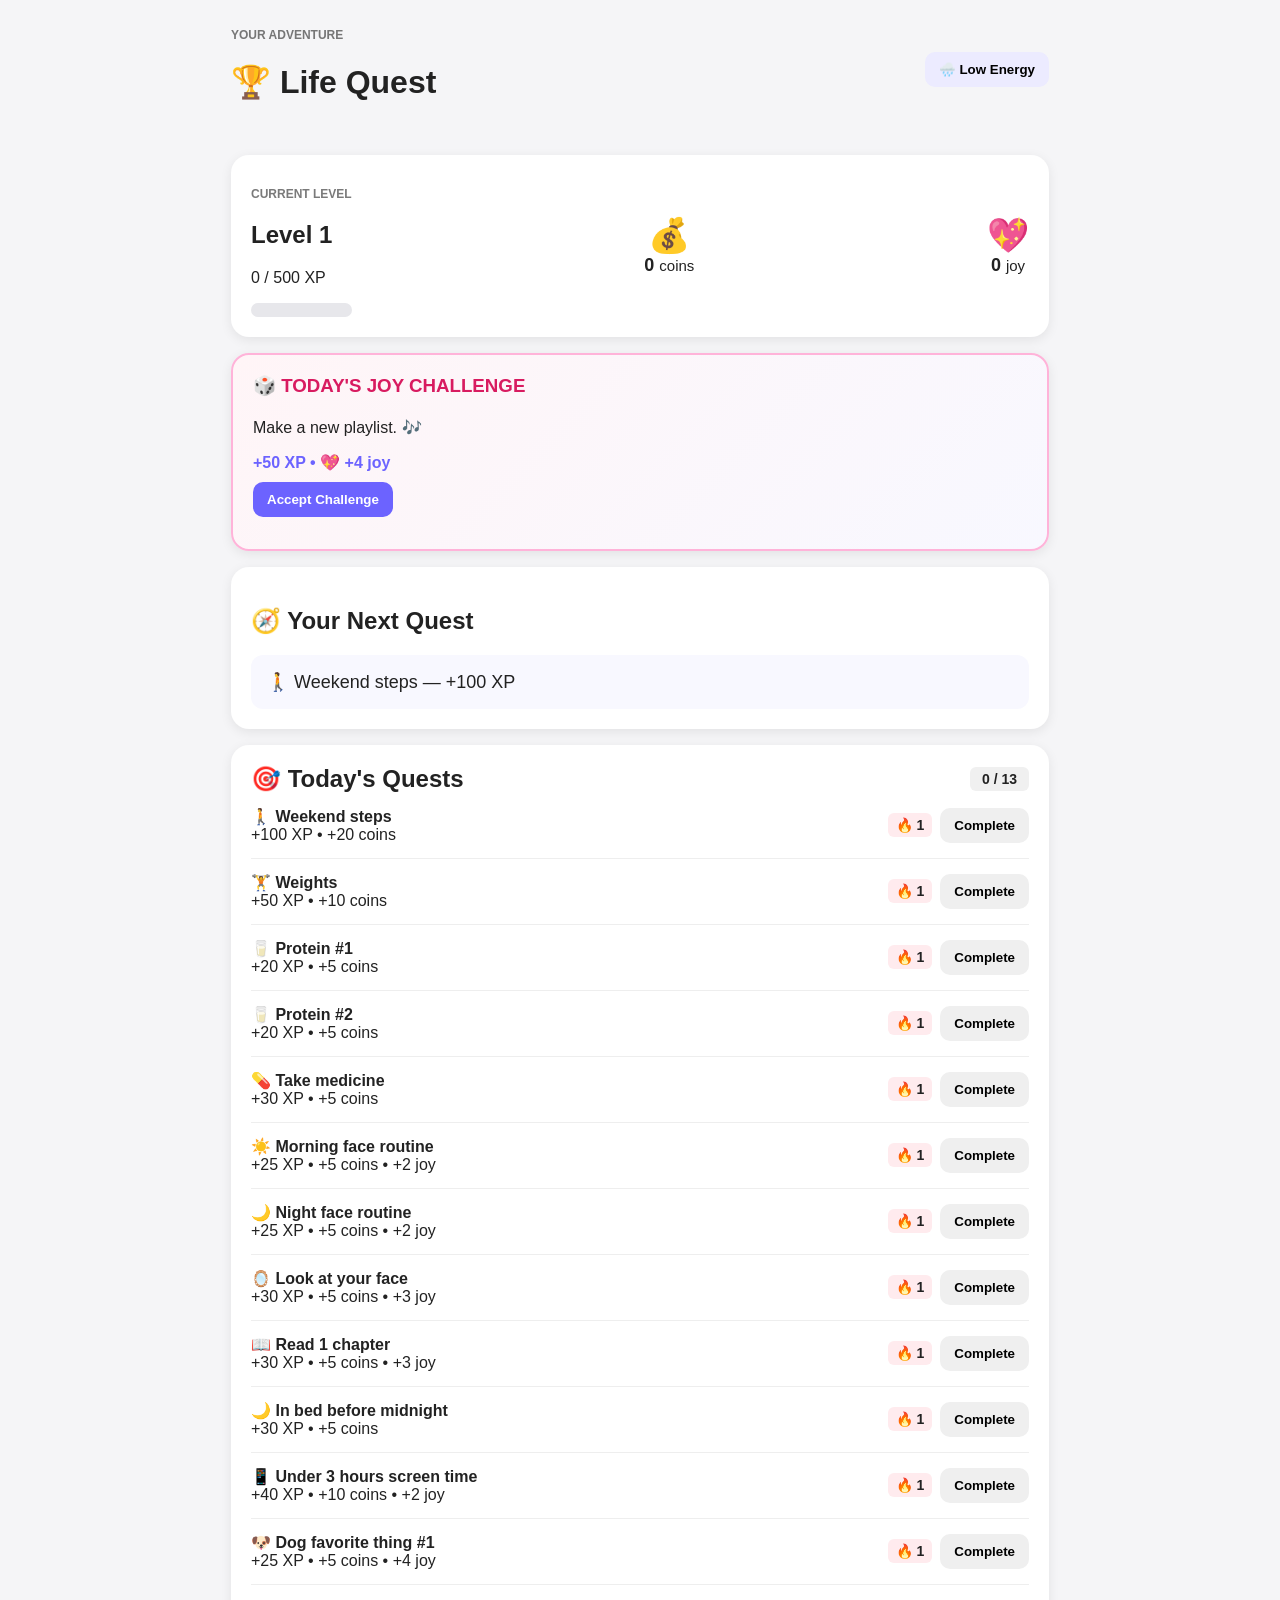
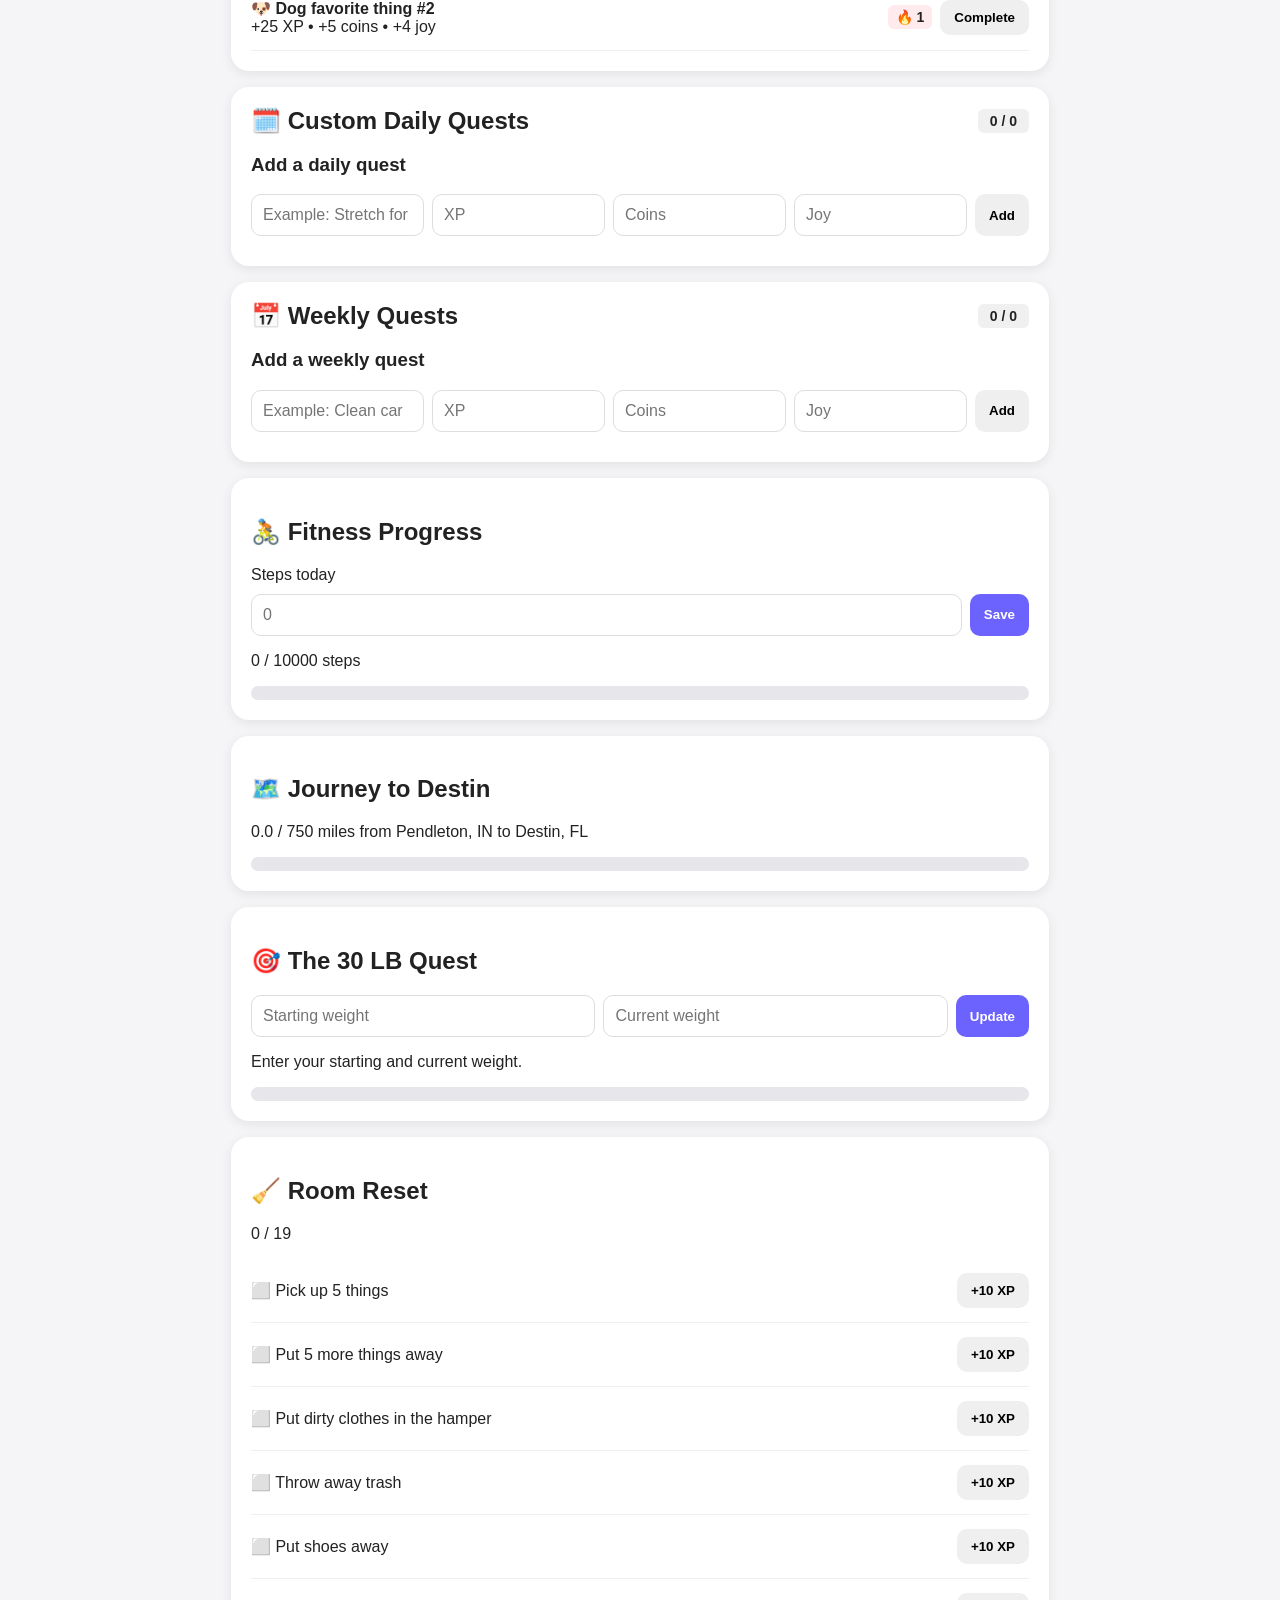
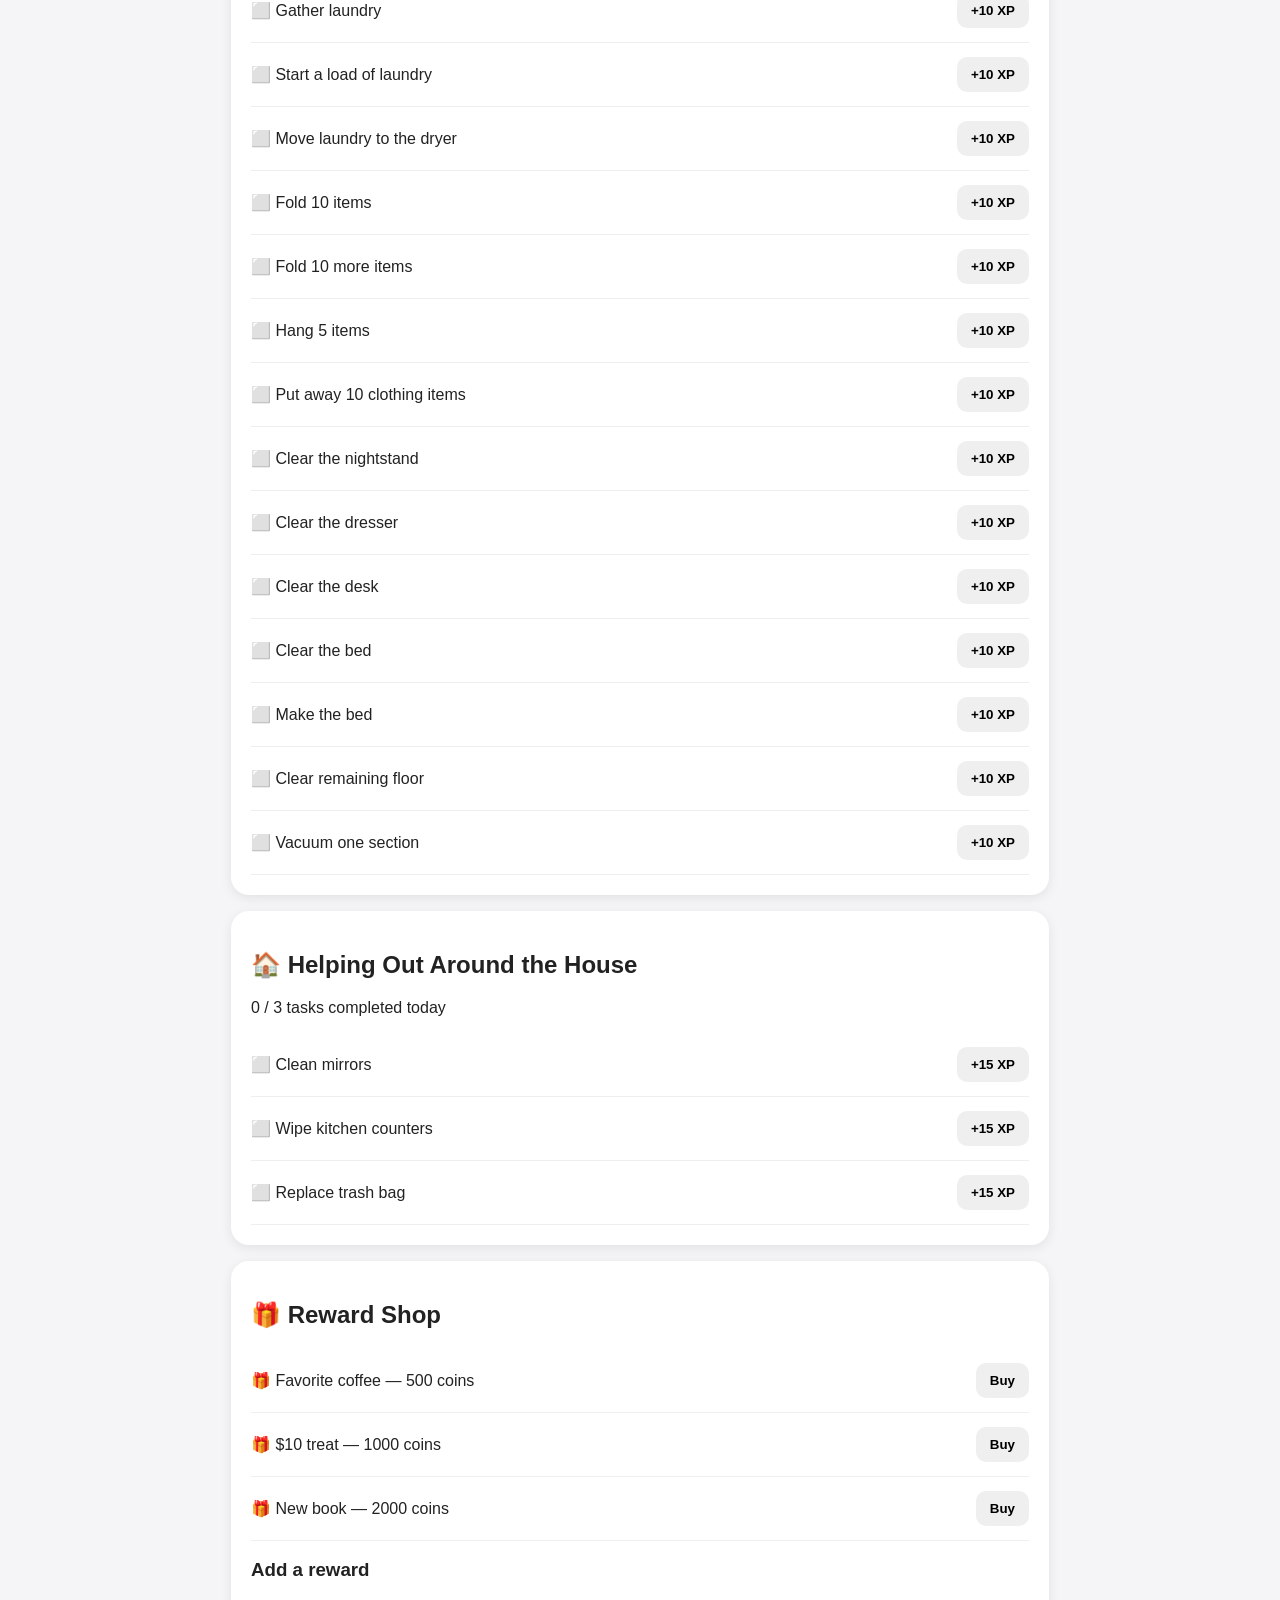
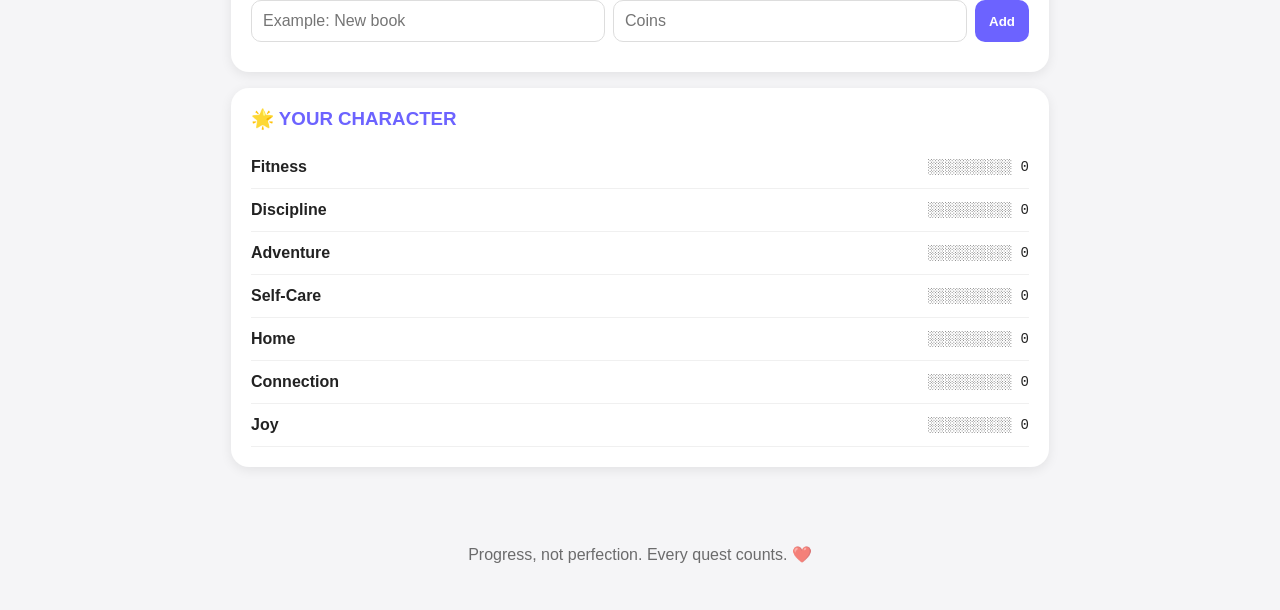
<file: index.html>
<!DOCTYPE html>
<html lang="en">
<head>
  <meta charset="UTF-8">
  <meta name="viewport" content="width=device-width, initial-scale=1.0">
  <title>Life Quest</title>
  <link rel="stylesheet" href="style.css">
  <link rel="manifest" href="manifest.json">
</head>
<body>
  <header class="top-bar">
    <div>
      <p class="eyebrow">YOUR ADVENTURE</p>
      <h1>🏆 Life Quest</h1>
    </div>
    <button id="lowEnergyButton" class="secondary-button">🌧️ Low Energy</button>
  </header>

  <main>
    <!-- HERO -->
    <section class="hero card">
      <div>
        <p class="eyebrow">CURRENT LEVEL</p>
        <h2 id="level">Level 1</h2>
        <p id="xpText">0 / 500 XP</p>
        <div class="progress-bar">
          <div id="xpBar" class="progress-fill"></div>
        </div>
      </div>

      <div class="coin-box">
        <span>💰</span>
        <strong id="coins">0</strong>
        <small>coins</small>
      </div>

      <div class="joy-box">
        <span>💖</span>
        <strong id="joy">0</strong>
        <small>joy</small>
      </div>
    </section>

    <!-- JOY CHALLENGE -->
    <section class="card" id="joyChallenge"></section>

    <!-- NEXT QUEST -->
    <section class="card">
      <h2>🧭 Your Next Quest</h2>
      <div id="nextQuest" class="next-quest">Loading your next tiny win...</div>
    </section>

    <!-- DAILY QUESTS -->
    <section class="card">
      <div class="section-title">
        <h2>🎯 Today's Quests</h2>
        <span id="dailyProgressText">0 / 0</span>
      </div>
      <div id="questList"></div>
    </section>

    <!-- CUSTOM DAILY QUESTS -->
    <section class="card">
      <div class="section-title">
        <h2>🗓️ Custom Daily Quests</h2>
        <span id="dailyCustomProgressText">0 / 0</span>
      </div>

      <div id="dailyCustomList"></div>

      <h3>Add a daily quest</h3>
      <div class="number-row">
        <input id="dailyQuestName" type="text" placeholder="Example: Stretch for 5 minutes">
        <input id="dailyQuestXP" type="number" min="1" placeholder="XP">
        <input id="dailyQuestCoins" type="number" min="0" placeholder="Coins">
        <input id="dailyQuestJoy" type="number" min="0" placeholder="Joy">
        <button id="addDailyQuest">Add</button>
      </div>
    </section>

    <!-- WEEKLY QUESTS -->
    <section class="card">
      <div class="section-title">
        <h2>📅 Weekly Quests</h2>
        <span id="weeklyProgressText">0 / 0</span>
      </div>

      <div id="weeklyList"></div>

      <h3>Add a weekly quest</h3>
      <div class="number-row">
        <input id="weeklyQuestName" type="text" placeholder="Example: Clean car">
        <input id="weeklyQuestXP" type="number" min="1" placeholder="XP">
        <input id="weeklyQuestCoins" type="number" min="0" placeholder="Coins">
        <input id="weeklyQuestJoy" type="number" min="0" placeholder="Joy">
        <button id="addWeeklyQuest">Add</button>
      </div>
    </section>

    <!-- FITNESS -->
    <section class="card">
      <h2>🚴 Fitness Progress</h2>
      <label id="fitnessLabel">Miles today</label>
      <div class="number-row">
        <input id="fitnessInput" type="number" min="0" step="0.1" placeholder="0">
        <button id="saveFitness">Save</button>
      </div>
      <p id="fitnessText">0 / 50</p>
      <div class="progress-bar">
        <div id="fitnessBar" class="progress-fill"></div>
      </div>
    </section>

    <!-- TRAVEL MAP -->
    <section class="card">
      <h2>🗺️ Journey to Destin</h2>
      <p id="travelText">0 / 750 miles</p>
      <div class="progress-bar">
        <div id="travelBar" class="progress-fill"></div>
      </div>
    </section>

    <!-- WEIGHT -->
    <section class="card">
      <h2>🎯 The 30 LB Quest</h2>
      <div class="number-row">
        <input id="startingWeight" type="number" placeholder="Starting weight">
        <input id="currentWeight" type="number" placeholder="Current weight">
        <button id="saveWeight">Update</button>
      </div>
      <p id="weightText">Enter your starting and current weight.</p>
      <div class="progress-bar">
        <div id="weightBar" class="progress-fill"></div>
      </div>
    </section>

    <!-- ROOM RESET -->
    <section class="card">
      <h2>🧹 Room Reset</h2>
      <p id="roomProgressText">0 / 0 microtasks completed</p>
      <div id="roomList"></div>
    </section>

    <!-- HOUSE TASKS -->
    <section class="card">
      <h2>🏠 Helping Out Around the House</h2>
      <p id="houseProgressText">0 / 0 tasks completed today</p>
      <div id="houseList"></div>
    </section>

    <!-- REWARD SHOP -->
    <section class="card">
      <h2>🎁 Reward Shop</h2>
      <div id="rewardList"></div>

      <h3>Add a reward</h3>
      <div class="number-row">
        <input id="rewardName" type="text" placeholder="Example: New book">
        <input id="rewardCost" type="number" min="1" placeholder="Coins">
        <button id="addReward">Add</button>
      </div>
    </section>

    <!-- LIFE STATS -->
    <section class="card" id="lifeStats"></section>

    <!-- PERFECT DAY -->
    <section id="perfectDayCard" class="card hidden">
      <h2>⭐ PERFECT DAY! ⭐</h2>
      <p>You completed all of today's core quests.</p>
      <button id="spinButton" class="primary-button">🎰 BONUS SPIN</button>
      <p id="spinResult"></p>
    </section>
  </main>

  <footer>
    <p>Progress, not perfection. Every quest counts. ❤️</p>
  </footer>

  <script src="app.js?v=329"></script>
</body>
</html>
</file>
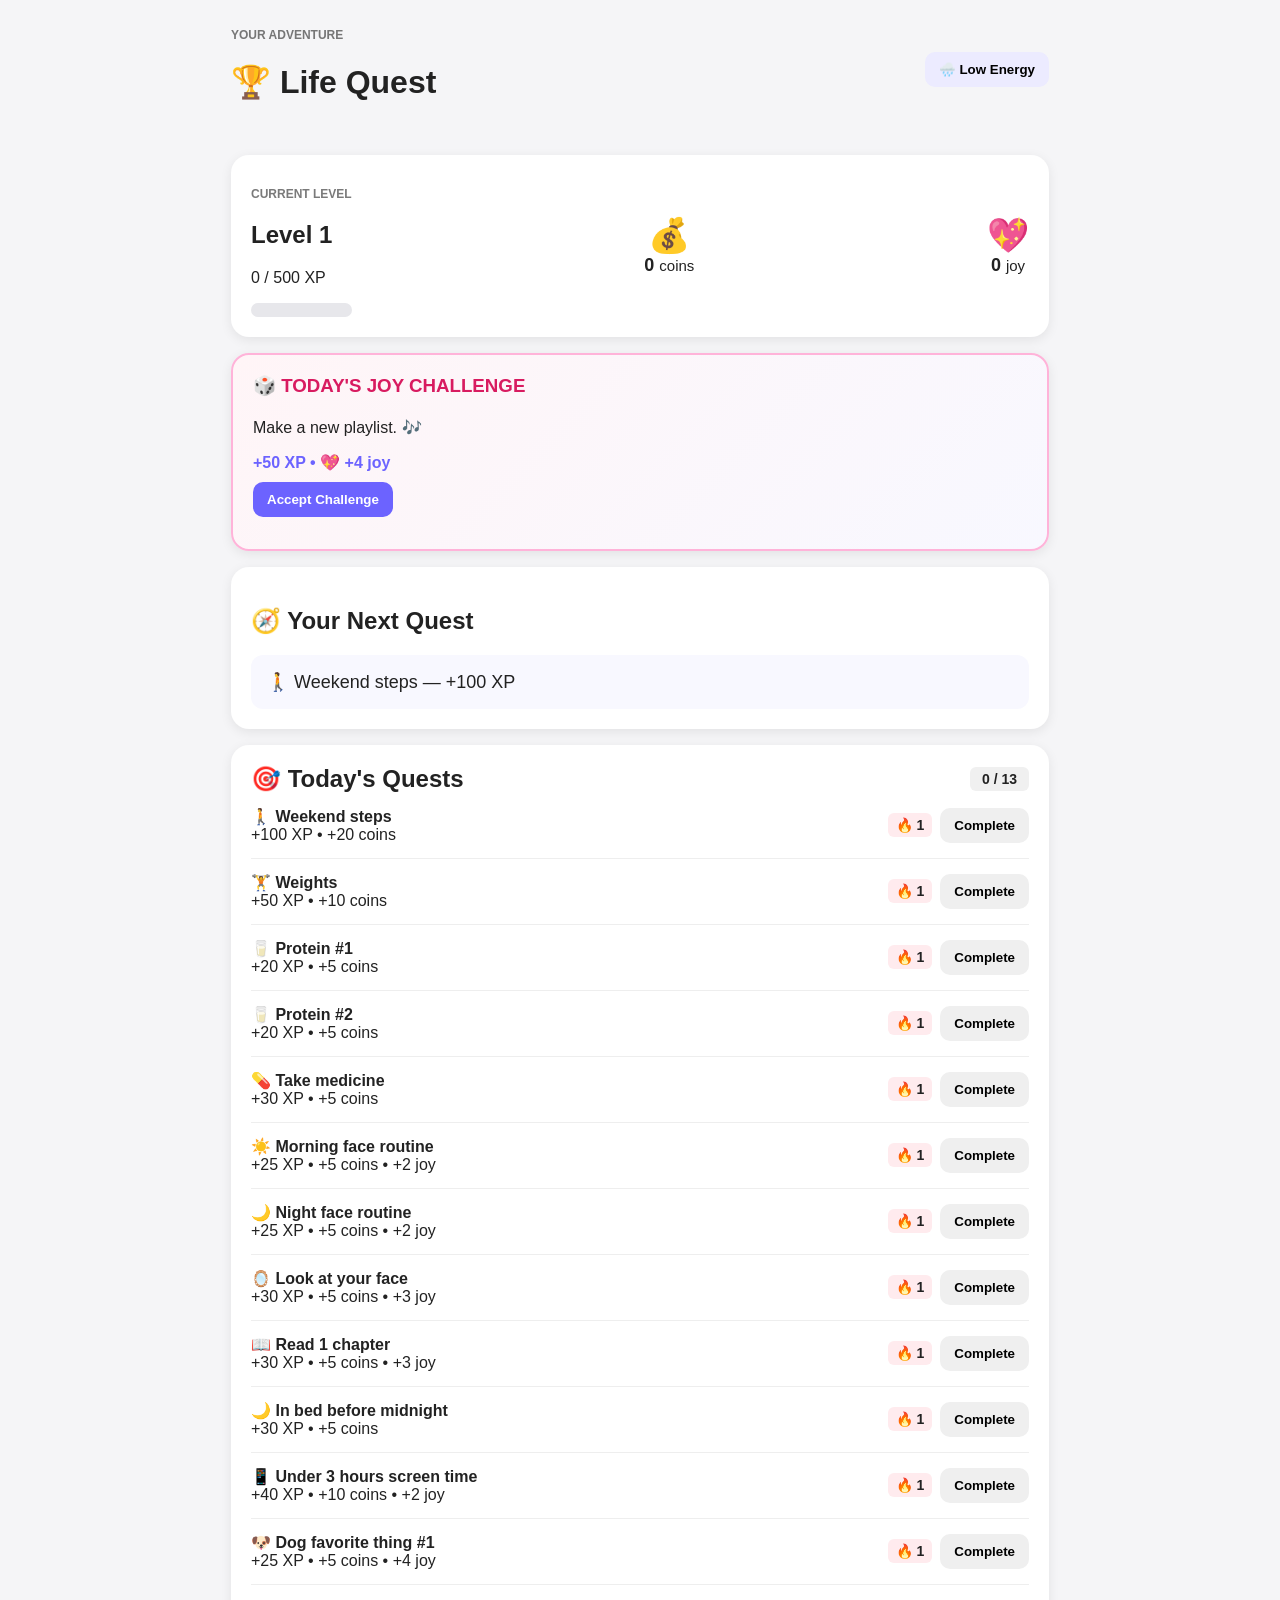
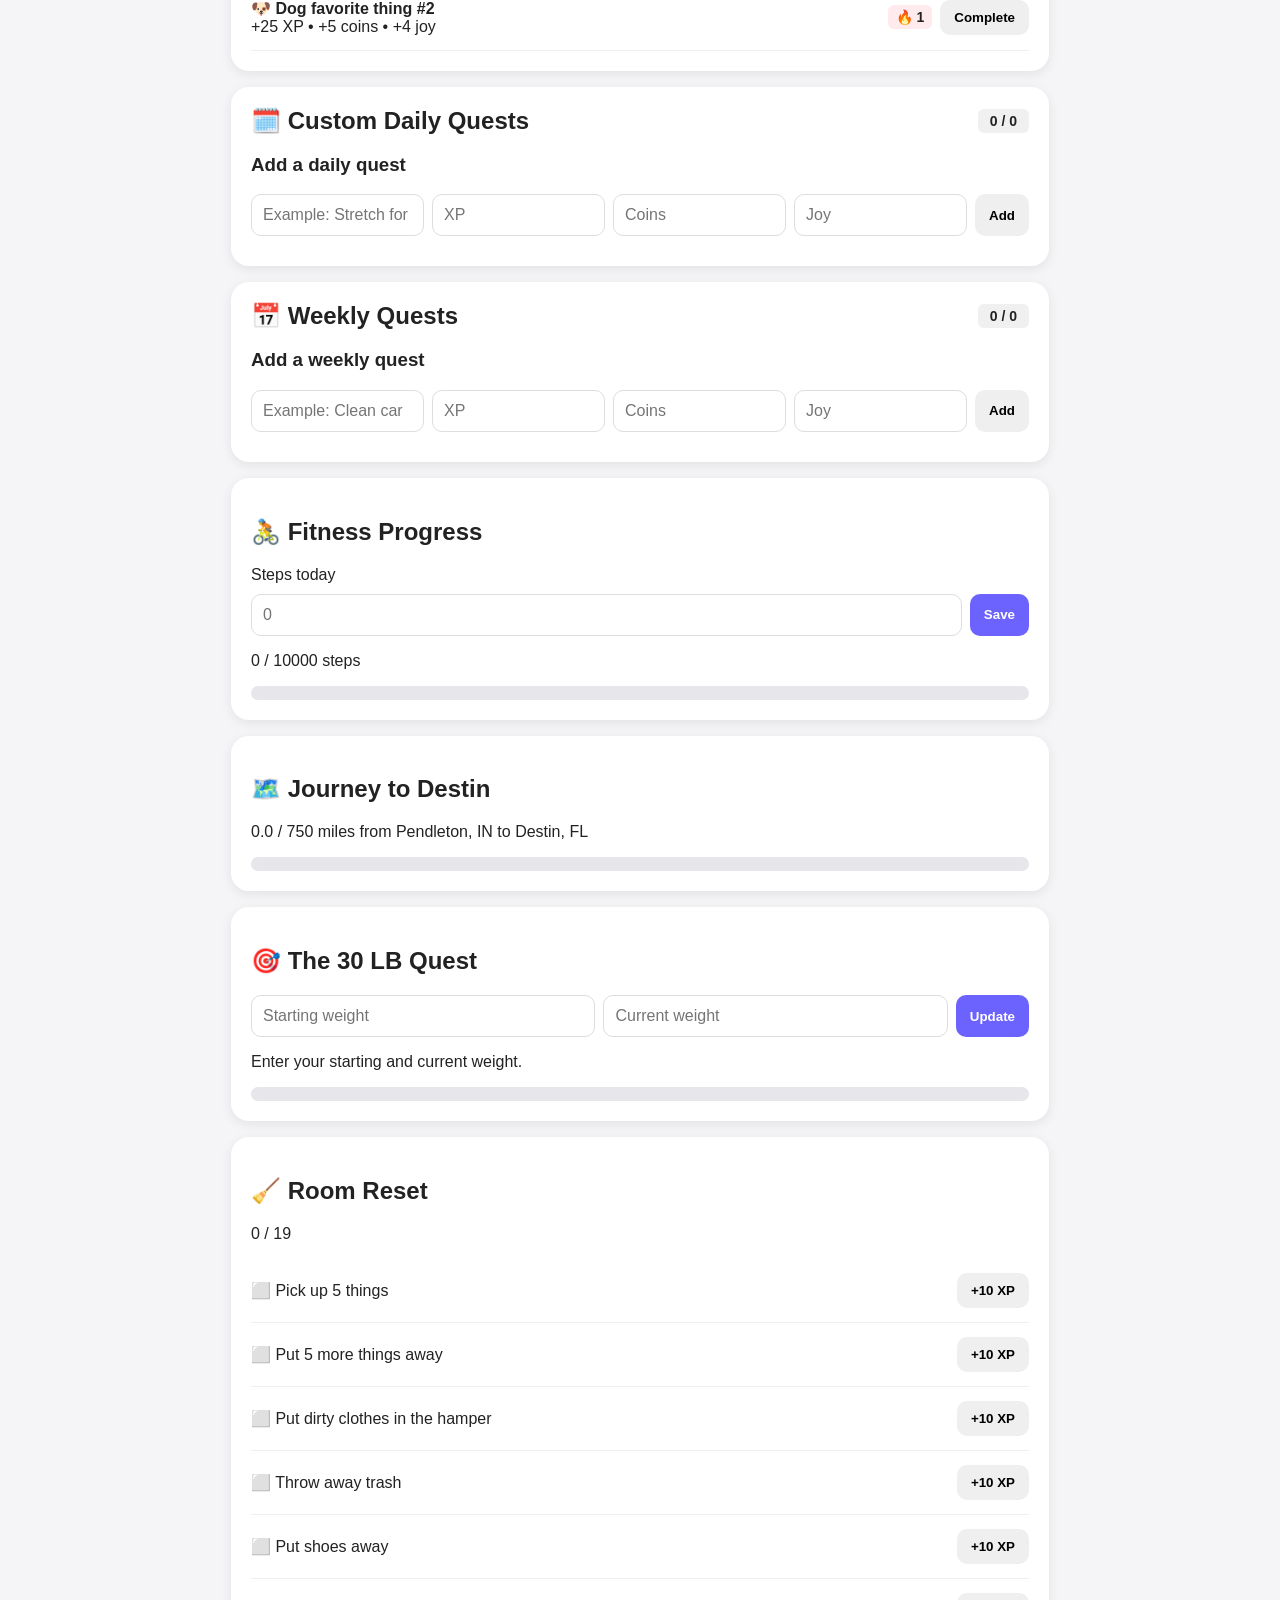
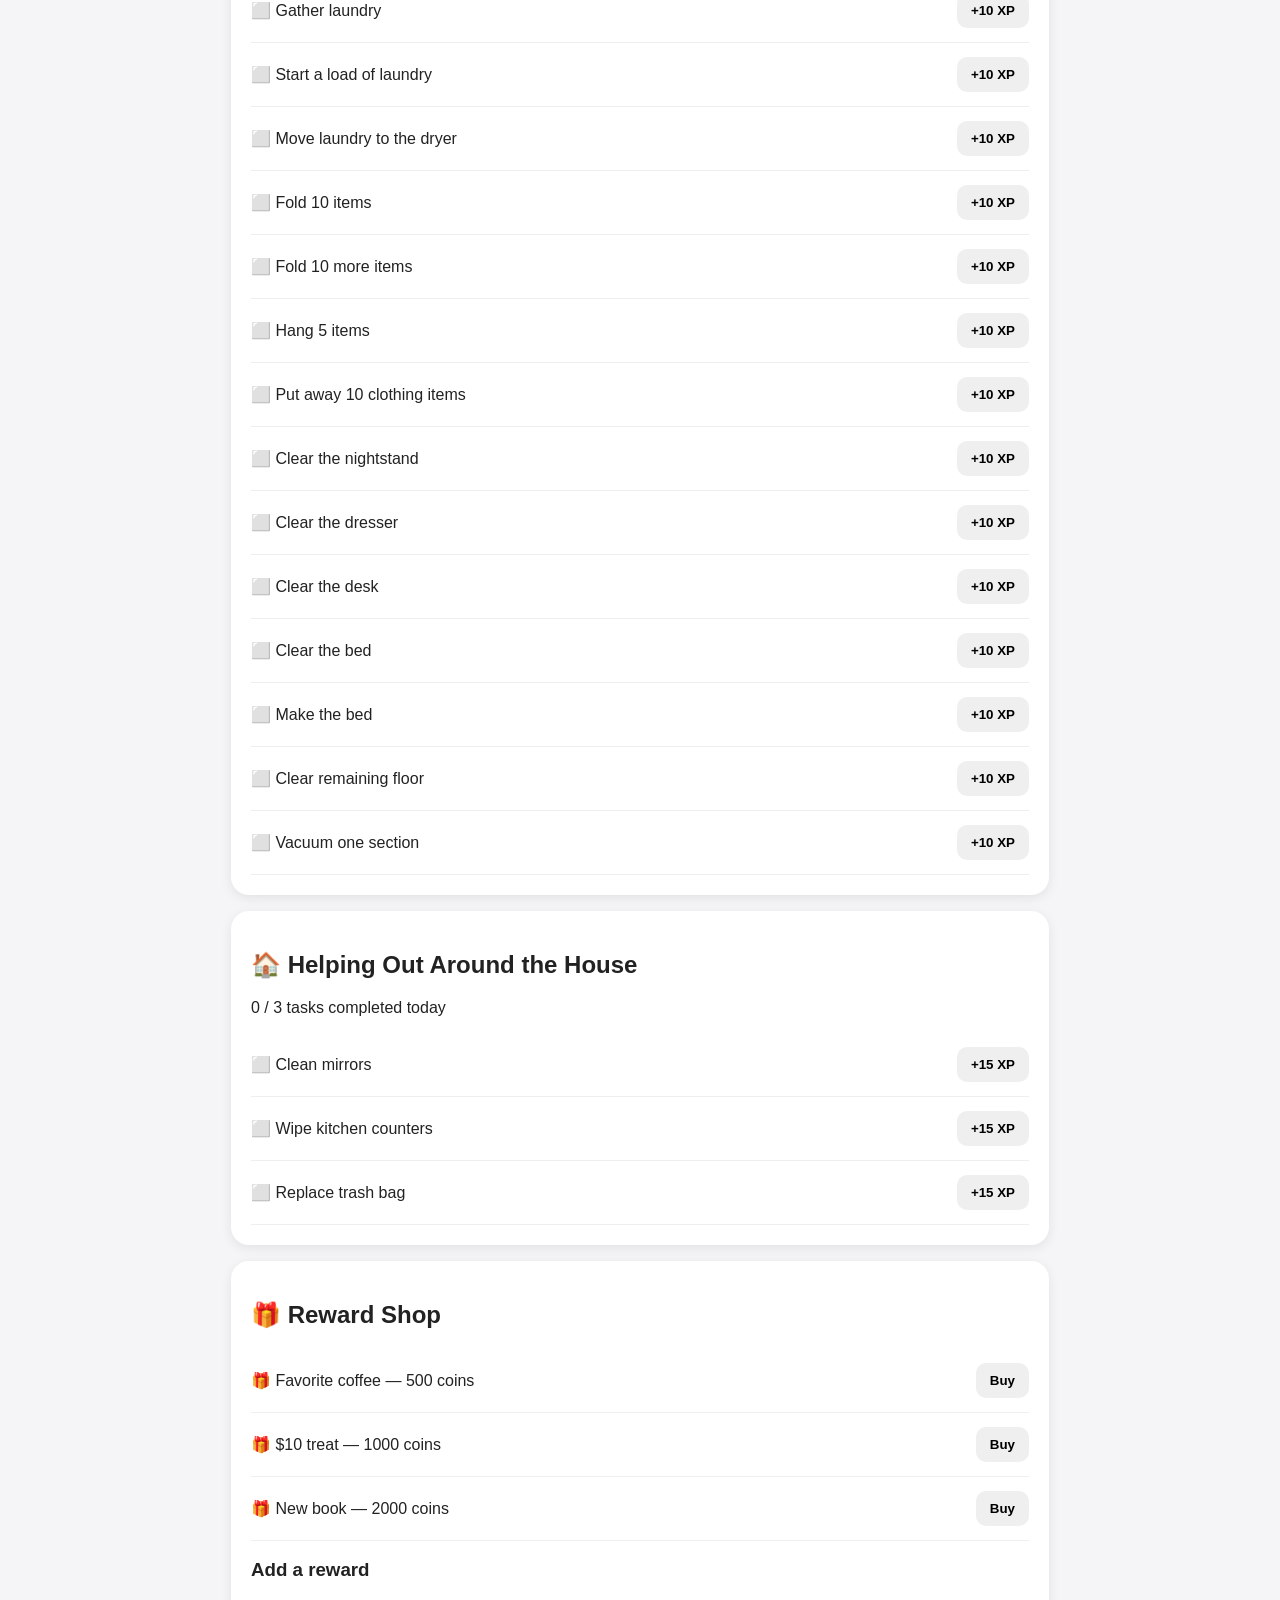
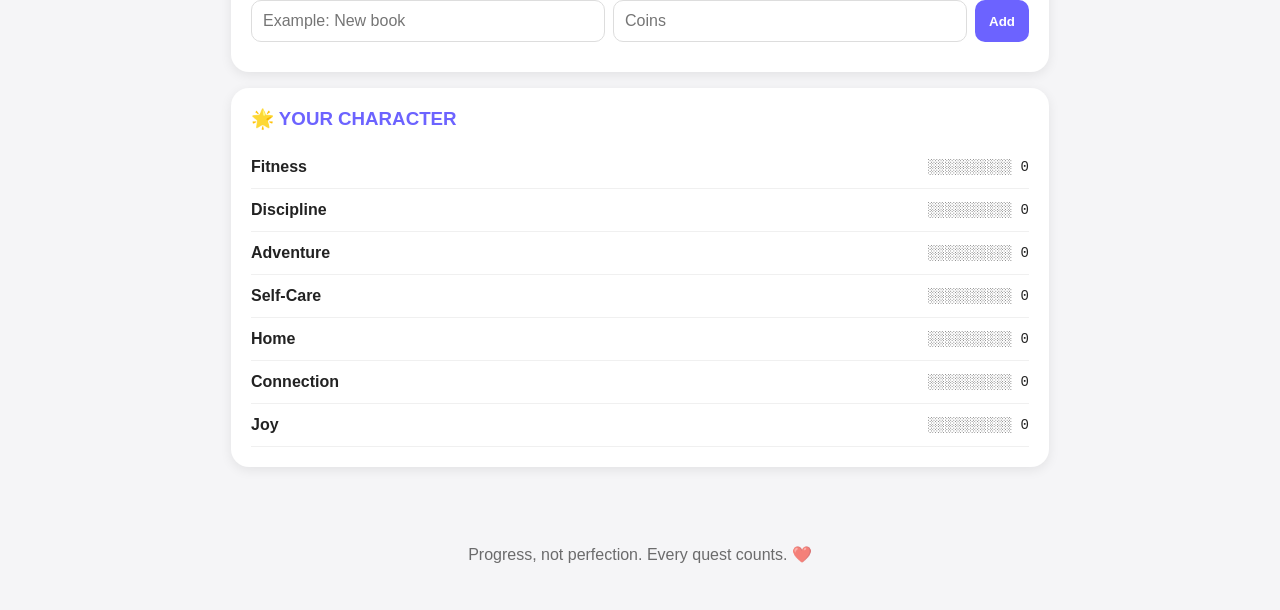
<file: index-new.html>
<!DOCTYPE html>
<html lang="en">
<head>
  <meta charset="UTF-8">
  <meta name="viewport" content="width=device-width, initial-scale=1.0">
  <title>Life Quest</title>
  <link rel="stylesheet" href="style.css">
  <link rel="manifest" href="manifest.json">
</head>
<body>
  <header class="top-bar">
    <div>
      <p class="eyebrow">YOUR ADVENTURE</p>
      <h1>🏆 Life Quest</h1>
    </div>
    <button id="lowEnergyButton" class="secondary-button">🌧️ Low Energy</button>
  </header>

  <main>
    <!-- HERO -->
    <section class="hero card">
      <div>
        <p class="eyebrow">CURRENT LEVEL</p>
        <h2 id="level">Level 1</h2>
        <p id="xpText">0 / 500 XP</p>
        <div class="progress-bar">
          <div id="xpBar" class="progress-fill"></div>
        </div>
      </div>

      <div class="coin-box">
        <span>💰</span>
        <strong id="coins">0</strong>
        <small>coins</small>
      </div>

      <div class="joy-box">
        <span>💖</span>
        <strong id="joy">0</strong>
        <small>joy</small>
      </div>
    </section>

    <!-- JOY CHALLENGE -->
    <section class="card" id="joyChallenge"></section>

    <!-- NEXT QUEST -->
    <section class="card">
      <h2>🧭 Your Next Quest</h2>
      <div id="nextQuest" class="next-quest">Loading your next tiny win...</div>
    </section>

    <!-- DAILY QUESTS -->
    <section class="card">
      <div class="section-title">
        <h2>🎯 Today's Quests</h2>
        <span id="dailyProgressText">0 / 0</span>
      </div>
      <div id="questList"></div>
    </section>

    <!-- CUSTOM DAILY QUESTS -->
    <section class="card">
      <div class="section-title">
        <h2>🗓️ Custom Daily Quests</h2>
        <span id="dailyCustomProgressText">0 / 0</span>
      </div>

      <div id="dailyCustomList"></div>

      <h3>Add a daily quest</h3>
      <div class="number-row">
        <input id="dailyQuestName" type="text" placeholder="Example: Stretch for 5 minutes">
        <input id="dailyQuestXP" type="number" min="1" placeholder="XP">
        <input id="dailyQuestCoins" type="number" min="0" placeholder="Coins">
        <input id="dailyQuestJoy" type="number" min="0" placeholder="Joy">
        <button id="addDailyQuest">Add</button>
      </div>
    </section>

    <!-- WEEKLY QUESTS -->
    <section class="card">
      <div class="section-title">
        <h2>📅 Weekly Quests</h2>
        <span id="weeklyProgressText">0 / 0</span>
      </div>

      <div id="weeklyList"></div>

      <h3>Add a weekly quest</h3>
      <div class="number-row">
        <input id="weeklyQuestName" type="text" placeholder="Example: Clean car">
        <input id="weeklyQuestXP" type="number" min="1" placeholder="XP">
        <input id="weeklyQuestCoins" type="number" min="0" placeholder="Coins">
        <input id="weeklyQuestJoy" type="number" min="0" placeholder="Joy">
        <button id="addWeeklyQuest">Add</button>
      </div>
    </section>

    <!-- FITNESS -->
    <section class="card">
      <h2>🚴 Fitness Progress</h2>
      <label id="fitnessLabel">Miles today</label>
      <div class="number-row">
        <input id="fitnessInput" type="number" min="0" step="0.1" placeholder="0">
        <button id="saveFitness">Save</button>
      </div>
      <p id="fitnessText">0 / 50</p>
      <div class="progress-bar">
        <div id="fitnessBar" class="progress-fill"></div>
      </div>
    </section>

    <!-- TRAVEL MAP -->
    <section class="card">
      <h2>🗺️ Journey to Destin</h2>
      <p id="travelText">0 / 750 miles</p>
      <div class="progress-bar">
        <div id="travelBar" class="progress-fill"></div>
      </div>
    </section>

    <!-- WEIGHT -->
    <section class="card">
      <h2>🎯 The 30 LB Quest</h2>
      <div class="number-row">
        <input id="startingWeight" type="number" placeholder="Starting weight">
        <input id="currentWeight" type="number" placeholder="Current weight">
        <button id="saveWeight">Update</button>
      </div>
      <p id="weightText">Enter your starting and current weight.</p>
      <div class="progress-bar">
        <div id="weightBar" class="progress-fill"></div>
      </div>
    </section>

    <!-- ROOM RESET -->
    <section class="card">
      <h2>🧹 Room Reset</h2>
      <p id="roomProgressText">0 / 0 microtasks completed</p>
      <div id="roomList"></div>
    </section>

    <!-- HOUSE TASKS -->
    <section class="card">
      <h2>🏠 Helping Out Around the House</h2>
      <p id="houseProgressText">0 / 0 tasks completed today</p>
      <div id="houseList"></div>
    </section>

    <!-- REWARD SHOP -->
    <section class="card">
      <h2>🎁 Reward Shop</h2>
      <div id="rewardList"></div>

      <h3>Add a reward</h3>
      <div class="number-row">
        <input id="rewardName" type="text" placeholder="Example: New book">
        <input id="rewardCost" type="number" min="1" placeholder="Coins">
        <button id="addReward">Add</button>
      </div>
    </section>

    <!-- LIFE STATS -->
    <section class="card" id="lifeStats"></section>

    <!-- PERFECT DAY -->
    <section id="perfectDayCard" class="card hidden">
      <h2>⭐ PERFECT DAY! ⭐</h2>
      <p>You completed all of today's core quests.</p>
      <button id="spinButton" class="primary-button">🎰 BONUS SPIN</button>
      <p id="spinResult"></p>
    </section>
  </main>

  <footer>
    <p>Progress, not perfection. Every quest counts. ❤️</p>
  </footer>

  <script src="app.js"></script>
</body>
</html>
</file>
<file: style.css>
* {
  box-sizing: border-box;
}

body {
  margin: 0;
  font-family: Arial, sans-serif;
  background: #f5f5f7;
  color: #222;
}

.top-bar, main {
  max-width: 850px;
  margin: auto;
  padding: 16px;
}

.top-bar {
  display: flex;
  justify-content: space-between;
  align-items: center;
}

.card {
  background: white;
  border-radius: 18px;
  padding: 20px;
  margin-bottom: 16px;
  box-shadow: 0 3px 12px rgba(0,0,0,.08);
}

.hero {
  display: flex;
  justify-content: space-between;
  align-items: center;
  gap: 16px;
}

.eyebrow {
  font-size: 12px;
  font-weight: bold;
  opacity: .6;
  margin-bottom: 4px;
}

.coin-box, .joy-box {
  text-align: center;
  font-size: 18px;
}

.coin-box span, .joy-box span {
  display: block;
  font-size: 34px;
}

.progress-bar {
  width: 100%;
  height: 14px;
  background: #e7e7eb;
  border-radius: 999px;
  overflow: hidden;
}

.progress-fill {
  height: 100%;
  width: 0%;
  background: #6c63ff;
  border-radius: 999px;
  transition: width .35s ease;
}

.quest, .room-task, .reward {
  display: flex;
  align-items: center;
  justify-content: space-between;
  gap: 12px;
  padding: 14px 0;
  border-bottom: 1px solid #eee;
}

.quest-right {
  display: flex;
  align-items: center;
  gap: 8px;
}

.streak {
  font-size: 14px;
  font-weight: bold;
  padding: 4px 8px;
  background: #ffebee;
  border-radius: 6px;
  min-width: 40px;
  text-align: center;
}

.quest.completed {
  opacity: .55;
}

.quest button, button {
  border: none;
  border-radius: 10px;
  padding: 10px 14px;
  cursor: pointer;
  font-weight: bold;
}

.primary-button, #saveFitness, #saveWeight, #addReward, #acceptChallenge {
  background: #6c63ff;
  color: white;
}

.primary-button:hover, #saveFitness:hover, #saveWeight:hover, #addReward:hover, #acceptChallenge:hover {
  background: #5a52d5;
  transform: translateY(-2px);
  box-shadow: 0 4px 12px rgba(108, 99, 255, 0.3);
}

.secondary-button {
  background: #ecebff;
}

.number-row {
  display: flex;
  gap: 8px;
  margin: 10px 0;
}

input {
  min-width: 0;
  flex: 1;
  padding: 11px;
  border: 1px solid #ddd;
  border-radius: 10px;
  font-size: 16px;
}

input:focus {
  outline: none;
  border-color: #6c63ff;
  box-shadow: 0 0 0 2px rgba(108, 99, 255, 0.1);
}

.next-quest {
  font-size: 18px;
  padding: 16px;
  background: #f8f8ff;
  border-radius: 12px;
}

/* JOY CHALLENGE STYLES */
#joyChallenge {
  background: linear-gradient(135deg, #fff5f7 0%, #f8f8ff 100%);
  border: 2px solid #ffb3d9;
}

#joyChallenge h3 {
  margin-top: 0;
  color: #d81b60;
}

#joyChallenge p {
  font-size: 16px;
  line-height: 1.6;
  margin: 12px 0;
}

#joyChallenge > div {
  font-weight: bold;
  color: #6c63ff;
  margin: 10px 0;
}

#challengeStatus {
  text-align: center;
  font-weight: bold;
  color: #4caf50;
  margin-top: 12px;
}

/* LIFE STATS STYLES */
#lifeStats h3 {
  margin-top: 0;
  margin-bottom: 16px;
  color: #6c63ff;
}

.stat-row {
  display: flex;
  justify-content: space-between;
  align-items: center;
  padding: 12px 0;
  border-bottom: 1px solid #f0f0f0;
}

.stat-row span:first-child {
  font-weight: bold;
  min-width: 120px;
}

.stat-row span:last-child {
  font-family: monospace;
  font-size: 14px;
  text-align: right;
  flex: 1;
}

.section-title {
  display: flex;
  justify-content: space-between;
  align-items: center;
  gap: 12px;
}

.section-title h2 {
  margin: 0;
}

.section-title span {
  font-size: 14px;
  background: #f0f0f0;
  padding: 4px 12px;
  border-radius: 6px;
  font-weight: bold;
  white-space: nowrap;
}

.hidden {
  display: none;
}

footer {
  text-align: center;
  padding: 30px;
  opacity: .65;
}

@media (max-width: 600px) {
  .hero, .top-bar {
    flex-direction: column;
    align-items: flex-start;
  }

  .hero {
    gap: 12px;
  }

  .coin-box, .joy-box {
    width: 100%;
  }

  .number-row {
    flex-wrap: wrap;
  }

  .number-row input {
    min-width: 120px;
  }

  .quest, .room-task, .reward {
    flex-direction: column;
    align-items: flex-start;
  }

  .quest-right {
    width: 100%;
    justify-content: space-between;
  }

  .quest-right button {
    width: 100%;
  }
}
</file>
